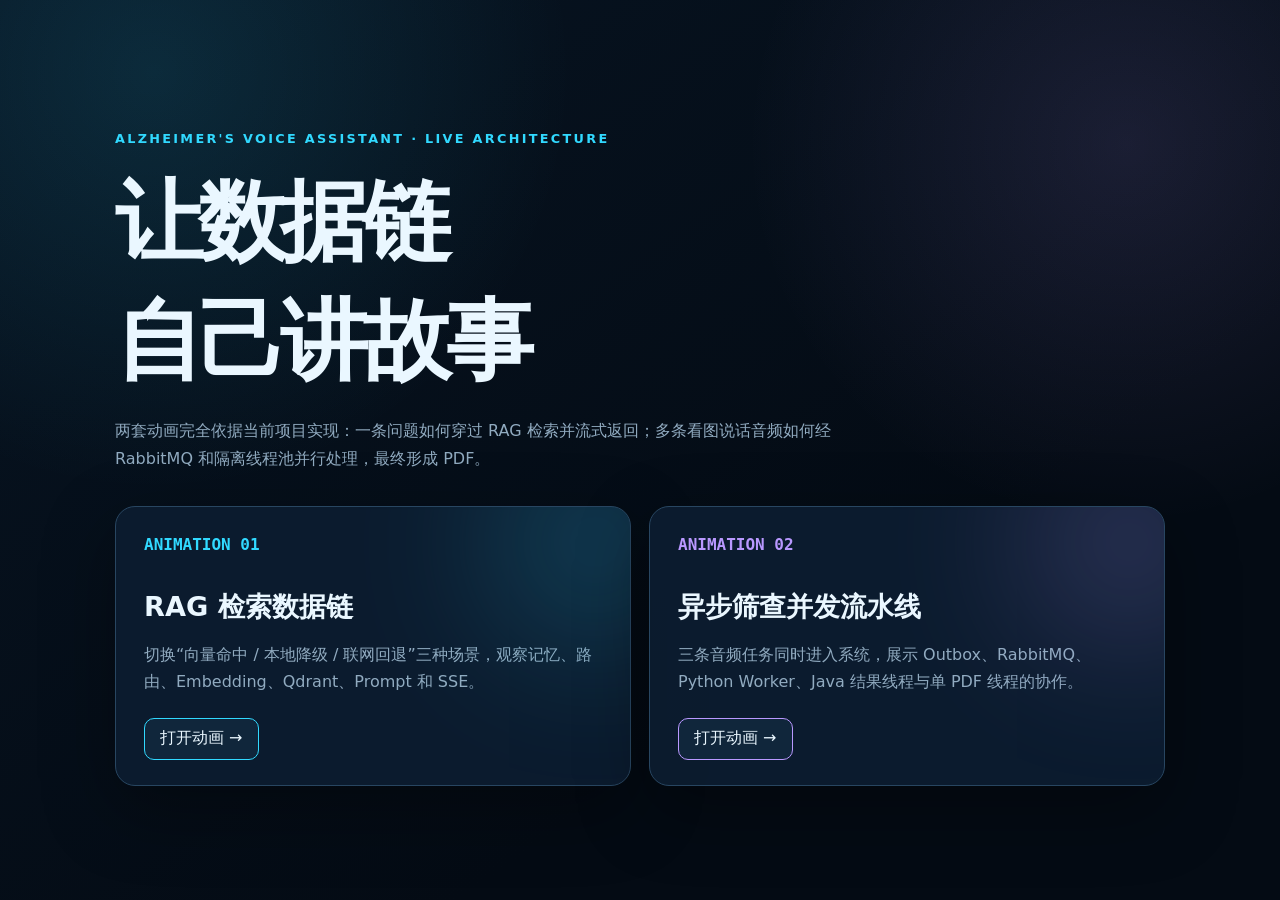
<file: docs/animations/index.html>
<!doctype html>
<html lang="zh-CN">
<head>
  <meta charset="UTF-8">
  <meta name="viewport" content="width=device-width, initial-scale=1">
  <title>忆声陪伴 · 系统数据链动画</title>
  <link rel="stylesheet" href="animation.css">
</head>
<body class="index-page">
  <main class="index-content">
    <p class="eyebrow">ALZHEIMER'S VOICE ASSISTANT · LIVE ARCHITECTURE</p>
    <h1>让数据链<br>自己讲故事</h1>
    <p>两套动画完全依据当前项目实现：一条问题如何穿过 RAG 检索并流式返回；多条看图说话音频如何经 RabbitMQ 和隔离线程池并行处理，最终形成 PDF。</p>
    <div class="nav-grid">
      <article class="nav-card" style="--glow: var(--cyan)">
        <span class="number">ANIMATION 01</span>
        <h2>RAG 检索数据链</h2>
        <p>切换“向量命中 / 本地降级 / 联网回退”三种场景，观察记忆、路由、Embedding、Qdrant、Prompt 和 SSE。</p>
        <a href="rag-retrieval.html">打开动画 →</a>
      </article>
      <article class="nav-card" style="--glow: var(--purple)">
        <span class="number">ANIMATION 02</span>
        <h2>异步筛查并发流水线</h2>
        <p>三条音频任务同时进入系统，展示 Outbox、RabbitMQ、Python Worker、Java 结果线程与单 PDF 线程的协作。</p>
        <a href="async-screening.html">打开动画 →</a>
      </article>
    </div>
  </main>
</body>
</html>
</file>
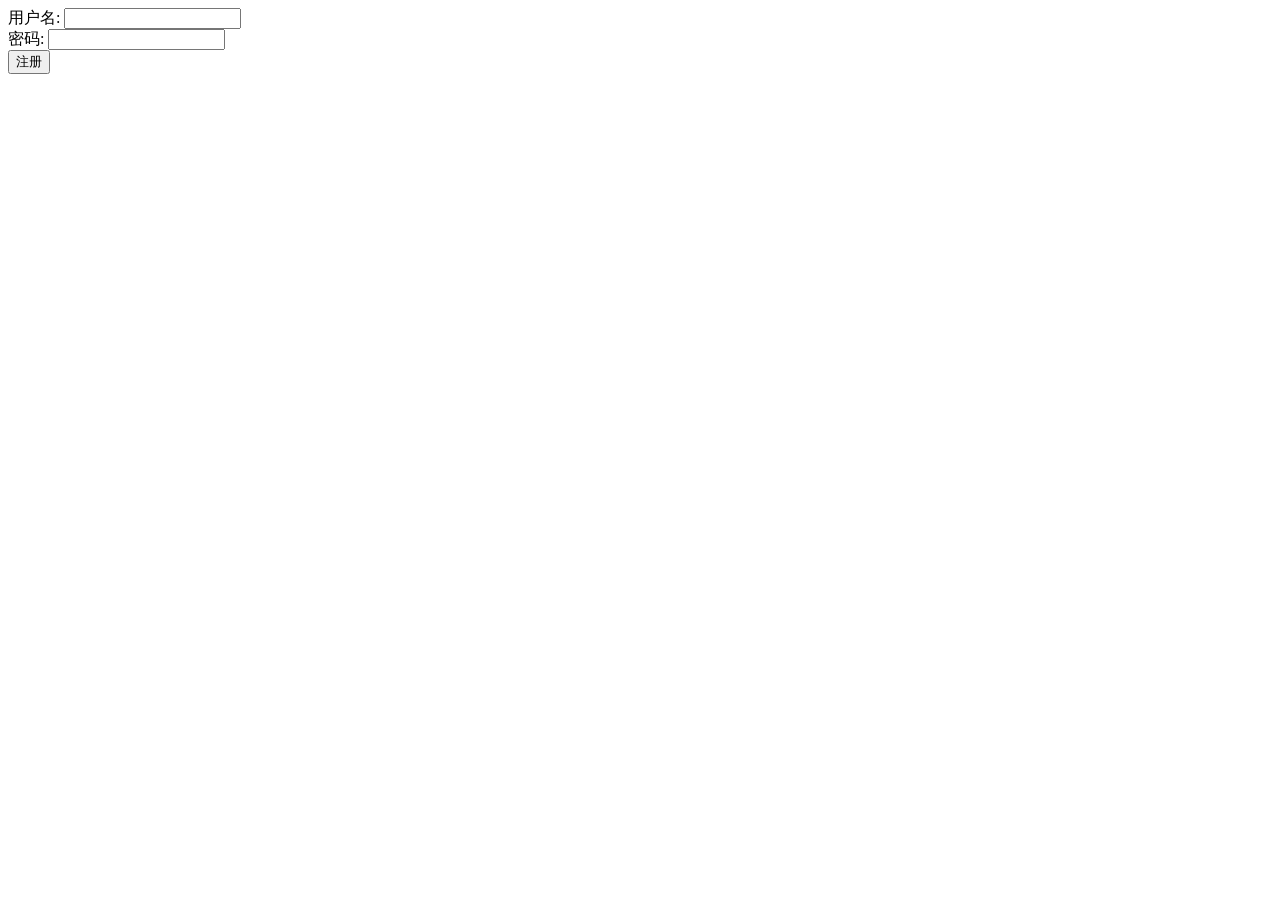
<file: docs/test.html>
<!DOCTYPE html>
<html>
<body>
<form action="http://localhost:8080/user/register" method="post">
    用户名: <input type="text" name="username"><br>
    密码: <input type="text" name="password"><br>
    <input type="submit" value="注册">
</form>
</body>
</html>
</file>
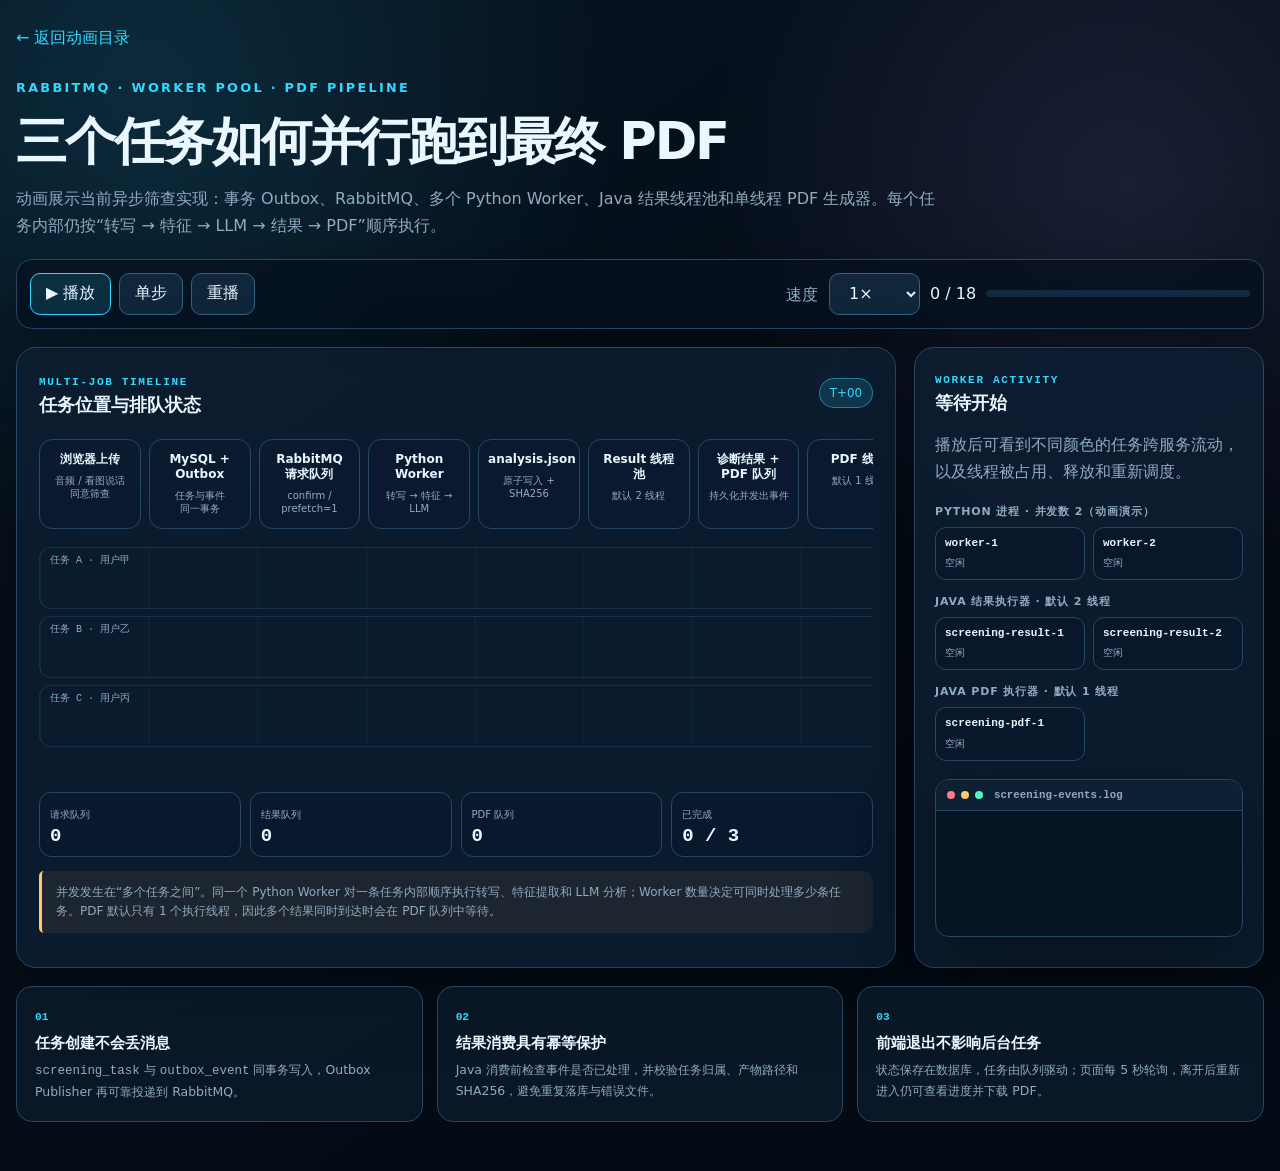
<file: docs/animations/async-screening.html>
<!doctype html>
<html lang="zh-CN">
<head>
  <meta charset="utf-8">
  <meta name="viewport" content="width=device-width, initial-scale=1">
  <title>多线程异步筛查动画</title>
  <link rel="stylesheet" href="animation.css">
</head>
<body>
  <main class="page-shell">
    <header class="hero compact">
      <a class="back-link" href="index.html">← 返回动画目录</a>
      <p class="eyebrow">RABBITMQ · WORKER POOL · PDF PIPELINE</p>
      <h1>三个任务如何并行跑到最终 PDF</h1>
      <p class="hero-copy">动画展示当前异步筛查实现：事务 Outbox、RabbitMQ、多个 Python Worker、Java 结果线程池和单线程 PDF 生成器。每个任务内部仍按“转写 → 特征 → LLM → 结果 → PDF”顺序执行。</p>
    </header>

    <section class="toolbar" aria-label="动画控制器">
      <div class="control-group">
        <button id="playButton" class="primary-button" type="button">▶ 播放</button>
        <button id="stepButton" type="button">单步</button>
        <button id="resetButton" type="button">重播</button>
      </div>
      <label>速度
        <select id="speedSelect">
          <option value="0.7">0.7×</option>
          <option value="1" selected>1×</option>
          <option value="1.6">1.6×</option>
          <option value="2.2">2.2×</option>
        </select>
      </label>
      <div class="progress-wrap" aria-label="动画进度">
        <span id="progressText">0 / 18</span>
        <div class="progress-track"><span id="progressBar"></span></div>
      </div>
    </section>

    <section class="demo-grid">
      <div class="board-card">
        <div class="board-heading">
          <div><span class="section-kicker">MULTI-JOB TIMELINE</span><h2>任务位置与排队状态</h2></div>
          <span id="tickBadge" class="status-pill">T+00</span>
        </div>
        <div class="timeline-scroll">
          <div class="screening-board">
            <div class="stage-row">
              <div id="stage-0" class="stage-cell"><b>浏览器上传</b><small>音频 / 看图说话<br>同意筛查</small></div>
              <div id="stage-1" class="stage-cell"><b>MySQL + Outbox</b><small>任务与事件<br>同一事务</small></div>
              <div id="stage-2" class="stage-cell"><b>RabbitMQ 请求队列</b><small>confirm / prefetch=1</small></div>
              <div id="stage-3" class="stage-cell"><b>Python Worker</b><small>转写 → 特征 → LLM</small></div>
              <div id="stage-4" class="stage-cell"><b>analysis.json</b><small>原子写入 + SHA256</small></div>
              <div id="stage-5" class="stage-cell"><b>Result 线程池</b><small>默认 2 线程</small></div>
              <div id="stage-6" class="stage-cell"><b>诊断结果 + PDF 队列</b><small>持久化并发出事件</small></div>
              <div id="stage-7" class="stage-cell"><b>PDF 线程</b><small>默认 1 线程</small></div>
              <div id="stage-8" class="stage-cell"><b>完成 / 下载</b><small>COMPLETED 100%</small></div>
            </div>
            <div class="lane-labels">
              <div class="job-lane" data-label="任务 A · 用户甲"><div id="task-a" class="task-chip task-a" style="--stage:0">等待进入</div></div>
              <div class="job-lane" data-label="任务 B · 用户乙"><div id="task-b" class="task-chip task-b" style="--stage:0">等待进入</div></div>
              <div class="job-lane" data-label="任务 C · 用户丙"><div id="task-c" class="task-chip task-c" style="--stage:0">等待进入</div></div>
            </div>
          </div>
        </div>
        <div class="metrics-row">
          <div class="metric"><small>请求队列</small><b id="requestCount">0</b></div>
          <div class="metric"><small>结果队列</small><b id="resultCount">0</b></div>
          <div class="metric"><small>PDF 队列</small><b id="pdfCount">0</b></div>
          <div class="metric"><small>已完成</small><b id="completeCount">0 / 3</b></div>
        </div>
        <p class="architecture-note">并发发生在“多个任务之间”。同一个 Python Worker 对一条任务内部顺序执行转写、特征提取和 LLM 分析；Worker 数量决定可同时处理多少条任务。PDF 默认只有 1 个执行线程，因此多个结果同时到达时会在 PDF 队列中等待。</p>
      </div>

      <aside class="inspector-card">
        <span class="section-kicker">WORKER ACTIVITY</span>
        <h2 id="stepTitle">等待开始</h2>
        <p id="stepDetail">播放后可看到不同颜色的任务跨服务流动，以及线程被占用、释放和重新调度。</p>
        <div class="thread-rack">
          <div class="thread-group">
            <h3>Python 进程 · 并发数 2（动画演示）</h3>
            <div class="thread-slots"><div id="python-1" class="thread-slot"><b>worker-1</b><small>空闲</small></div><div id="python-2" class="thread-slot"><b>worker-2</b><small>空闲</small></div></div>
          </div>
          <div class="thread-group">
            <h3>Java 结果执行器 · 默认 2 线程</h3>
            <div class="thread-slots"><div id="result-1" class="thread-slot"><b>screening-result-1</b><small>空闲</small></div><div id="result-2" class="thread-slot"><b>screening-result-2</b><small>空闲</small></div></div>
          </div>
          <div class="thread-group">
            <h3>Java PDF 执行器 · 默认 1 线程</h3>
            <div class="thread-slots"><div id="pdf-1" class="thread-slot"><b>screening-pdf-1</b><small>空闲</small></div></div>
          </div>
        </div>
        <div class="terminal">
          <div class="terminal-bar"><span></span><span></span><span></span><b>screening-events.log</b></div>
          <div id="terminalBody" class="terminal-body" aria-live="polite"></div>
        </div>
      </aside>
    </section>

    <section class="notes-grid">
      <article><span>01</span><h3>任务创建不会丢消息</h3><p><code>screening_task</code> 与 <code>outbox_event</code> 同事务写入，Outbox Publisher 再可靠投递到 RabbitMQ。</p></article>
      <article><span>02</span><h3>结果消费具有幂等保护</h3><p>Java 消费前检查事件是否已处理，并校验任务归属、产物路径和 SHA256，避免重复落库与错误文件。</p></article>
      <article><span>03</span><h3>前端退出不影响后台任务</h3><p>状态保存在数据库，任务由队列驱动；页面每 5 秒轮询，离开后重新进入仍可查看进度并下载 PDF。</p></article>
    </section>
  </main>
  <script src="screening-animation.js"></script>
</body>
</html>
</file>
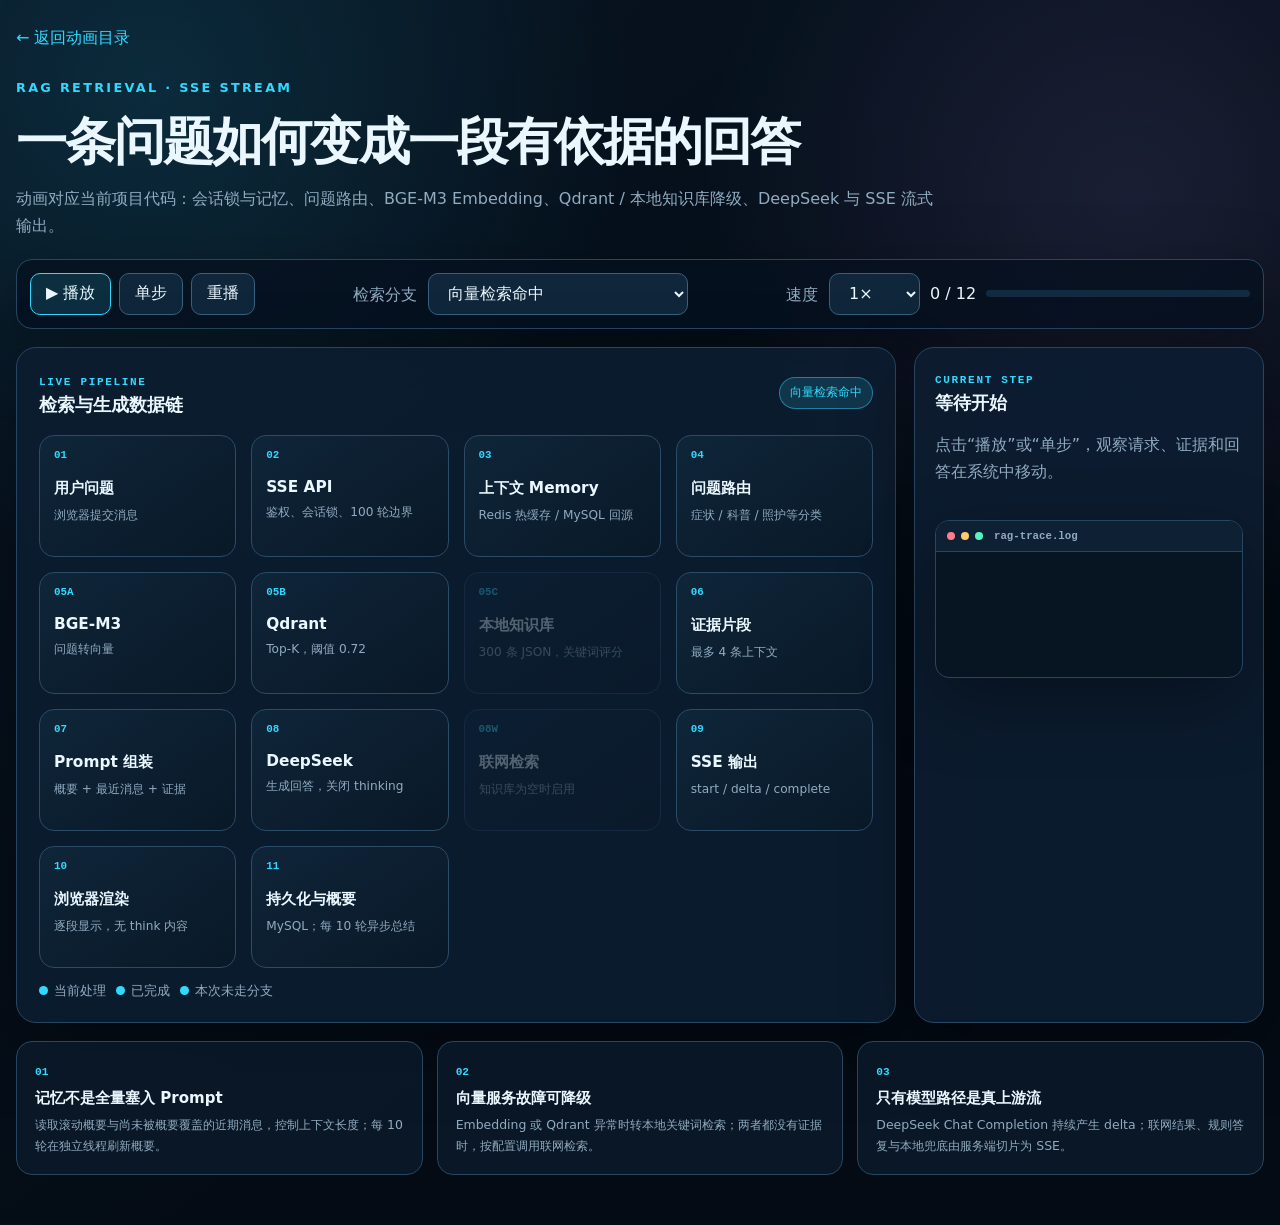
<file: docs/animations/rag-retrieval.html>
<!doctype html>
<html lang="zh-CN">
<head>
  <meta charset="utf-8">
  <meta name="viewport" content="width=device-width, initial-scale=1">
  <title>RAG 检索过程动画</title>
  <link rel="stylesheet" href="animation.css">
</head>
<body>
  <main class="page-shell">
    <header class="hero compact">
      <a class="back-link" href="index.html">← 返回动画目录</a>
      <p class="eyebrow">RAG RETRIEVAL · SSE STREAM</p>
      <h1>一条问题如何变成一段有依据的回答</h1>
      <p class="hero-copy">动画对应当前项目代码：会话锁与记忆、问题路由、BGE-M3 Embedding、Qdrant / 本地知识库降级、DeepSeek 与 SSE 流式输出。</p>
    </header>

    <section class="toolbar" aria-label="动画控制器">
      <div class="control-group">
        <button id="playButton" class="primary-button" type="button">▶ 播放</button>
        <button id="stepButton" type="button">单步</button>
        <button id="resetButton" type="button">重播</button>
      </div>
      <label>检索分支
        <select id="scenarioSelect">
          <option value="vector">向量检索命中</option>
          <option value="fallback">Embedding 失败，本地降级</option>
          <option value="web">知识库无命中，转联网</option>
        </select>
      </label>
      <label>速度
        <select id="speedSelect">
          <option value="0.7">0.7×</option>
          <option value="1" selected>1×</option>
          <option value="1.6">1.6×</option>
          <option value="2.2">2.2×</option>
        </select>
      </label>
      <div class="progress-wrap" aria-label="动画进度">
        <span id="progressText">0 / 12</span>
        <div class="progress-track"><span id="progressBar"></span></div>
      </div>
    </section>

    <section class="demo-grid">
      <div class="board-card">
        <div class="board-heading">
          <div>
            <span class="section-kicker">LIVE PIPELINE</span>
            <h2>检索与生成数据链</h2>
          </div>
          <span id="scenarioBadge" class="status-pill">向量检索命中</span>
        </div>
        <div id="ragBoard" class="flow-board" aria-label="RAG 数据流">
          <div id="rag-user" class="flow-node" style="--x:0;--y:0"><span class="node-index">01</span><b>用户问题</b><small>浏览器提交消息</small></div>
          <div id="rag-api" class="flow-node" style="--x:1;--y:0"><span class="node-index">02</span><b>SSE API</b><small>鉴权、会话锁、100 轮边界</small></div>
          <div id="rag-memory" class="flow-node" style="--x:2;--y:0"><span class="node-index">03</span><b>上下文 Memory</b><small>Redis 热缓存 / MySQL 回源</small></div>
          <div id="rag-router" class="flow-node" style="--x:3;--y:0"><span class="node-index">04</span><b>问题路由</b><small>症状 / 科普 / 照护等分类</small></div>

          <div id="rag-embedding" class="flow-node branch-vector" style="--x:0;--y:1"><span class="node-index">05A</span><b>BGE-M3</b><small>问题转向量</small></div>
          <div id="rag-qdrant" class="flow-node branch-vector" style="--x:1;--y:1"><span class="node-index">05B</span><b>Qdrant</b><small>Top-K，阈值 0.72</small></div>
          <div id="rag-local" class="flow-node branch-local" style="--x:2;--y:1"><span class="node-index">05C</span><b>本地知识库</b><small>300 条 JSON，关键词评分</small></div>
          <div id="rag-docs" class="flow-node" style="--x:3;--y:1"><span class="node-index">06</span><b>证据片段</b><small>最多 4 条上下文</small></div>

          <div id="rag-prompt" class="flow-node" style="--x:0;--y:2"><span class="node-index">07</span><b>Prompt 组装</b><small>概要 + 最近消息 + 证据</small></div>
          <div id="rag-model" class="flow-node" style="--x:1;--y:2"><span class="node-index">08</span><b>DeepSeek</b><small>生成回答，关闭 thinking</small></div>
          <div id="rag-web" class="flow-node branch-web" style="--x:2;--y:2"><span class="node-index">08W</span><b>联网检索</b><small>知识库为空时启用</small></div>
          <div id="rag-stream" class="flow-node" style="--x:3;--y:2"><span class="node-index">09</span><b>SSE 输出</b><small>start / delta / complete</small></div>

          <div id="rag-browser" class="flow-node" style="--x:1;--y:3"><span class="node-index">10</span><b>浏览器渲染</b><small>逐段显示，无 think 内容</small></div>
          <div id="rag-save" class="flow-node" style="--x:2;--y:3"><span class="node-index">11</span><b>持久化与概要</b><small>MySQL；每 10 轮异步总结</small></div>
          <div id="ragPacket" class="data-packet" aria-hidden="true"><span>Q</span></div>
        </div>
        <div class="legend">
          <span><i class="legend-dot active-dot"></i>当前处理</span>
          <span><i class="legend-dot done-dot"></i>已完成</span>
          <span><i class="legend-dot dim-dot"></i>本次未走分支</span>
        </div>
      </div>

      <aside class="inspector-card">
        <span class="section-kicker">CURRENT STEP</span>
        <h2 id="stepTitle">等待开始</h2>
        <p id="stepDetail">点击“播放”或“单步”，观察请求、证据和回答在系统中移动。</p>
        <dl id="dataList" class="data-list"></dl>
        <div class="terminal">
          <div class="terminal-bar"><span></span><span></span><span></span><b>rag-trace.log</b></div>
          <div id="terminalBody" class="terminal-body" aria-live="polite"></div>
        </div>
      </aside>
    </section>

    <section class="notes-grid">
      <article><span>01</span><h3>记忆不是全量塞入 Prompt</h3><p>读取滚动概要与尚未被概要覆盖的近期消息，控制上下文长度；每 10 轮在独立线程刷新概要。</p></article>
      <article><span>02</span><h3>向量服务故障可降级</h3><p>Embedding 或 Qdrant 异常时转本地关键词检索；两者都没有证据时，按配置调用联网检索。</p></article>
      <article><span>03</span><h3>只有模型路径是真上游流</h3><p>DeepSeek Chat Completion 持续产生 delta；联网结果、规则答复与本地兜底由服务端切片为 SSE。</p></article>
    </section>
  </main>
  <script src="rag-animation.js"></script>
</body>
</html>
</file>
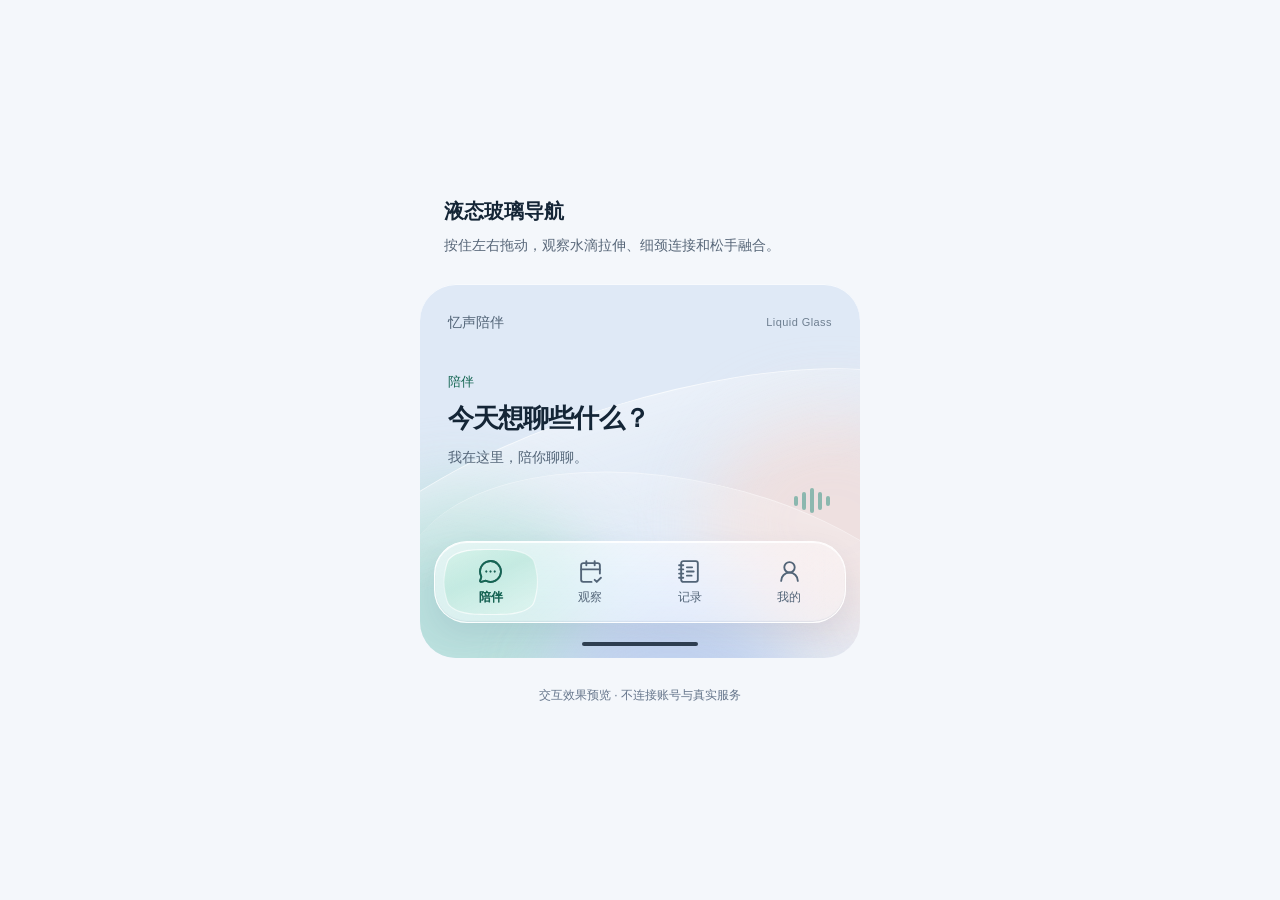
<file: miniprogram/design/liquid-glass-preview.html>
<!doctype html>
<html lang="zh-CN">
<head>
<meta charset="utf-8">
<meta name="viewport" content="width=device-width, initial-scale=1, viewport-fit=cover">
<meta name="color-scheme" content="light dark">
<meta name="theme-color" media="(prefers-color-scheme:light)" content="#f4f7fb">
<meta name="theme-color" media="(prefers-color-scheme:dark)" content="#101923">
<title>小忆 · 动态玻璃导航预览</title>
<style>
html{color-scheme:light dark;-webkit-text-size-adjust:100%}
body{margin:0;min-height:100svh;display:flex;flex-direction:column;align-items:center;justify-content:center;background:light-dark(#f4f7fb,#101923);color:light-dark(#142536,#e7edf8);font-family:-apple-system,BlinkMacSystemFont,"PingFang SC","Microsoft Yahei",sans-serif;padding:24px 12px;box-sizing:border-box}
.preview-intro{max-width:440px;width:100%;padding:0 24px;box-sizing:border-box}
.preview-intro h1{margin:0;font-size:20px;font-weight:600;line-height:1.5}
.preview-intro p{margin:8px 0 0;font-size:14px;line-height:1.6;color:light-dark(#586779,#acbbd0)}
#xiaoyi-liquid-nav{max-width:736px}
.preview-note{margin:0 16px;font-size:12px;line-height:1.5;color:light-dark(#65758b,#a3b1c4)}
</style>
</head>
<body>
<div class="preview-intro"><h1>液态玻璃导航</h1><p>按住左右拖动，观察水滴拉伸、细颈连接和松手融合。</p></div>
<div id="xiaoyi-liquid-nav" class="viz-dotted-background">
  <section class="lg-stage" aria-label="忆声陪伴动态玻璃导航预览">
    <div class="lg-ambient lg-ambient-mint" aria-hidden="true"></div>
    <div class="lg-ambient lg-ambient-peach" aria-hidden="true"></div>
    <div class="lg-ambient lg-ambient-blue" aria-hidden="true"></div>
    <div class="lg-ribbon" aria-hidden="true"></div>
    <div class="lg-ribbon lg-ribbon-second" aria-hidden="true"></div>
    <header class="lg-brand">忆声陪伴<span>Liquid Glass</span></header>
    <div class="lg-copy">
      <div class="lg-section-label">陪伴</div>
      <h2 class="lg-title">今天想聊些什么？</h2>
      <p class="lg-description" aria-live="polite">我在这里，陪你聊聊。</p>
    </div>
    <div class="lg-small-wave" aria-hidden="true"><span></span><span></span><span></span><span></span><span></span></div>
    <nav class="lg-dock" aria-label="底部导航">
      <div class="lg-edge" aria-hidden="true"></div>
      <div class="lg-gleam" aria-hidden="true"></div>
      <div class="lg-lens" aria-hidden="true"></div>
      <svg class="lg-fluid-outline" aria-hidden="true" width="100%" height="68" preserveAspectRatio="none" xmlns="http://www.w3.org/2000/svg">
        <defs><linearGradient id="lg-water-rim" x1="0" y1="0" x2="0.35" y2="1"><stop offset="0" stop-color="white" stop-opacity=".92"/><stop offset=".45" stop-color="white" stop-opacity=".32"/><stop offset="1" stop-color="white" stop-opacity=".68"/></linearGradient><linearGradient id="lg-water-fill" x1="0" y1="0" x2="0.6" y2="1"><stop offset="0" stop-color="#d3f2e8" stop-opacity=".76"/><stop offset=".5" stop-color="#b3e4d6" stop-opacity=".59"/><stop offset="1" stop-color="#d6f2e9" stop-opacity=".54"/></linearGradient></defs>
        <path class="lg-fluid-contour" fill="url(#lg-water-fill)" stroke="url(#lg-water-rim)" stroke-width="1.2" stroke-linejoin="round" />
      </svg>
      <div class="lg-items" role="tablist" aria-label="主要页面">
        <button class="lg-tab" type="button" role="tab" aria-selected="true" aria-label="陪伴"><svg xmlns="http://www.w3.org/2000/svg" width="16" height="16" viewBox="0 0 24 24" fill="none" stroke="currentColor" stroke-width="2" stroke-linecap="round" stroke-linejoin="round" data-lucide="message-circle-more" aria-hidden="true" class="lucide lucide-message-circle-more"><path d="M2.992 16.342a2 2 0 0 1 .094 1.167l-1.065 3.29a1 1 0 0 0 1.236 1.168l3.413-.998a2 2 0 0 1 1.099.092 10 10 0 1 0-4.777-4.719"></path><path d="M8 12h.01"></path><path d="M12 12h.01"></path><path d="M16 12h.01"></path></svg><span>陪伴</span></button>
        <button class="lg-tab" type="button" role="tab" aria-selected="false" aria-label="观察"><svg xmlns="http://www.w3.org/2000/svg" width="16" height="16" viewBox="0 0 24 24" fill="none" stroke="currentColor" stroke-width="2" stroke-linecap="round" stroke-linejoin="round" data-lucide="calendar-check-2" aria-hidden="true" class="lucide lucide-calendar-check-2"><path d="M8 2v4"></path><path d="M16 2v4"></path><path d="M21 14V6a2 2 0 0 0-2-2H5a2 2 0 0 0-2 2v14a2 2 0 0 0 2 2h8"></path><path d="M3 10h18"></path><path d="m16 20 2 2 4-4"></path></svg><span>观察</span></button>
        <button class="lg-tab" type="button" role="tab" aria-selected="false" aria-label="记录"><svg xmlns="http://www.w3.org/2000/svg" width="16" height="16" viewBox="0 0 24 24" fill="none" stroke="currentColor" stroke-width="2" stroke-linecap="round" stroke-linejoin="round" data-lucide="notebook-text" aria-hidden="true" class="lucide lucide-notebook-text"><path d="M2 6h4"></path><path d="M2 10h4"></path><path d="M2 14h4"></path><path d="M2 18h4"></path><rect width="16" height="20" x="4" y="2" rx="2"></rect><path d="M9.5 8h5"></path><path d="M9.5 12H16"></path><path d="M9.5 16H14"></path></svg><span>记录</span></button>
        <button class="lg-tab" type="button" role="tab" aria-selected="false" aria-label="我的"><svg xmlns="http://www.w3.org/2000/svg" width="16" height="16" viewBox="0 0 24 24" fill="none" stroke="currentColor" stroke-width="2" stroke-linecap="round" stroke-linejoin="round" data-lucide="user-round" aria-hidden="true" class="lucide lucide-user-round"><circle cx="12" cy="8" r="5"></circle><path d="M20 21a8 8 0 0 0-16 0"></path></svg><span>我的</span></button>
      </div>
      <div class="lg-active" aria-hidden="true" inert>
        <div class="lg-cell"><svg xmlns="http://www.w3.org/2000/svg" width="16" height="16" viewBox="0 0 24 24" fill="none" stroke="currentColor" stroke-width="2" stroke-linecap="round" stroke-linejoin="round" data-lucide="message-circle-more" aria-hidden="true" class="lucide lucide-message-circle-more"><path d="M2.992 16.342a2 2 0 0 1 .094 1.167l-1.065 3.29a1 1 0 0 0 1.236 1.168l3.413-.998a2 2 0 0 1 1.099.092 10 10 0 1 0-4.777-4.719"></path><path d="M8 12h.01"></path><path d="M12 12h.01"></path><path d="M16 12h.01"></path></svg><span>陪伴</span></div>
        <div class="lg-cell"><svg xmlns="http://www.w3.org/2000/svg" width="16" height="16" viewBox="0 0 24 24" fill="none" stroke="currentColor" stroke-width="2" stroke-linecap="round" stroke-linejoin="round" data-lucide="calendar-check-2" aria-hidden="true" class="lucide lucide-calendar-check-2"><path d="M8 2v4"></path><path d="M16 2v4"></path><path d="M21 14V6a2 2 0 0 0-2-2H5a2 2 0 0 0-2 2v14a2 2 0 0 0 2 2h8"></path><path d="M3 10h18"></path><path d="m16 20 2 2 4-4"></path></svg><span>观察</span></div>
        <div class="lg-cell"><svg xmlns="http://www.w3.org/2000/svg" width="16" height="16" viewBox="0 0 24 24" fill="none" stroke="currentColor" stroke-width="2" stroke-linecap="round" stroke-linejoin="round" data-lucide="notebook-text" aria-hidden="true" class="lucide lucide-notebook-text"><path d="M2 6h4"></path><path d="M2 10h4"></path><path d="M2 14h4"></path><path d="M2 18h4"></path><rect width="16" height="20" x="4" y="2" rx="2"></rect><path d="M9.5 8h5"></path><path d="M9.5 12H16"></path><path d="M9.5 16H14"></path></svg><span>记录</span></div>
        <div class="lg-cell"><svg xmlns="http://www.w3.org/2000/svg" width="16" height="16" viewBox="0 0 24 24" fill="none" stroke="currentColor" stroke-width="2" stroke-linecap="round" stroke-linejoin="round" data-lucide="user-round" aria-hidden="true" class="lucide lucide-user-round"><circle cx="12" cy="8" r="5"></circle><path d="M20 21a8 8 0 0 0-16 0"></path></svg><span>我的</span></div>
      </div>
    </nav>
    <div class="lg-home-indicator" aria-hidden="true"></div>
  </section>
</div>
<style>
#xiaoyi-liquid-nav{width:100%;padding:28px 12px;box-sizing:border-box;overflow:hidden}
#xiaoyi-liquid-nav .lg-stage{
  --lg-ink:light-dark(#142536,#e7edf8);--lg-secondary:light-dark(#526477,#aebdd2);
  --lg-accent:#168773;--lg-active-ink:light-dark(#146653,#95e1c8);
  --lg-frost:light-dark(rgb(255 255 255 / .3),rgb(31 49 72 / .5));
  --lg-edge-color:light-dark(rgb(255 255 255 / .88),rgb(204 226 255 / .3));
  --lg-blur:24px;--lg-fill:.32;
  position:relative;isolation:isolate;max-width:440px;width:100%;height:374px;margin:0 auto;
  border-radius:36px;overflow:hidden;color:var(--lg-ink);background:light-dark(#dfe9f6,#14243b);
  box-shadow:inset 0 1px 0 light-dark(rgb(255 255 255 / .8),rgb(255 255 255 / .09));
  font-family:-apple-system,BlinkMacSystemFont,"PingFang SC","Microsoft Yahei",sans-serif;
  -webkit-tap-highlight-color:transparent;-webkit-text-size-adjust:100%;
}
#xiaoyi-liquid-nav .lg-stage *{box-sizing:border-box}
#xiaoyi-liquid-nav .lg-ambient{position:absolute;pointer-events:none;z-index:-2;filter:blur(34px);border-radius:50%;transition:transform 500ms cubic-bezier(.22,.7,.2,1),opacity 320ms ease}
#xiaoyi-liquid-nav .lg-ambient-mint{width:270px;height:240px;left:-95px;bottom:-70px;background:light-dark(#b1ddd7,#22565c);opacity:.82}
#xiaoyi-liquid-nav .lg-ambient-peach{width:255px;height:230px;right:-100px;bottom:20px;background:light-dark(#f4dcd7,#5c4053);opacity:.7}
#xiaoyi-liquid-nav .lg-ambient-blue{width:250px;height:210px;left:125px;bottom:-145px;background:light-dark(#b9cced,#2c3e6b);opacity:.8}
#xiaoyi-liquid-nav .lg-ribbon{position:absolute;z-index:-1;pointer-events:none;width:660px;height:220px;left:-105px;bottom:37px;border-radius:50%;border-top:1px solid light-dark(rgb(255 255 255 / .65),rgb(210 231 255 / .12));background:linear-gradient(180deg,light-dark(rgb(255 255 255 / .36),rgb(255 255 255 / .07)),transparent 56%);transform:rotate(-17deg)}
#xiaoyi-liquid-nav .lg-ribbon-second{bottom:-133px;left:-25px;width:580px;height:310px;transform:rotate(13deg);opacity:.68}
#xiaoyi-liquid-nav .lg-brand{position:relative;display:flex;align-items:center;justify-content:space-between;gap:12px;margin:28px 28px 0;font-size:14px;font-weight:500;line-height:1.5;color:var(--lg-secondary)}
#xiaoyi-liquid-nav .lg-brand span{font-size:11px;letter-spacing:.04em;opacity:.8}
#xiaoyi-liquid-nav .lg-copy{position:relative;margin:39px 28px 0;min-height:130px}
#xiaoyi-liquid-nav .lg-section-label{font-size:13px;line-height:1.5;font-weight:500;color:var(--lg-active-ink);margin-bottom:9px}
#xiaoyi-liquid-nav .lg-title{margin:0;max-width:100%;font-size:26px;line-height:1.35;font-weight:600;letter-spacing:-.035em;color:var(--lg-ink);text-wrap:balance}
#xiaoyi-liquid-nav .lg-description{font-size:14px;line-height:1.6;color:var(--lg-secondary);margin:10px 0 0;font-weight:400}
#xiaoyi-liquid-nav .lg-small-wave{position:absolute;right:30px;bottom:145px;display:flex;gap:4px;align-items:center;opacity:.45;height:25px;color:var(--lg-accent)}
#xiaoyi-liquid-nav .lg-small-wave span{width:4px;height:10px;border-radius:6px;background:currentColor}
#xiaoyi-liquid-nav .lg-small-wave span:nth-child(2),#xiaoyi-liquid-nav .lg-small-wave span:nth-child(4){height:18px}
#xiaoyi-liquid-nav .lg-small-wave span:nth-child(3){height:25px}
#xiaoyi-liquid-nav .lg-dock{
  position:absolute;left:14px;right:14px;bottom:35px;height:82px;border-radius:33px;
  background:linear-gradient(145deg,light-dark(rgb(255 255 255 / .4),rgb(58 74 98 / .3)),light-dark(rgb(255 255 255 / .14),rgb(31 46 68 / .22))),var(--lg-frost);
  border:1px solid var(--lg-edge-color);box-shadow:0 12px 26px light-dark(rgb(64 87 127 / .10),rgb(0 0 0 / .24)),inset 0 1px 0 light-dark(rgb(255 255 255 / .85),rgb(255 255 255 / .18)),inset 0 -1px 1px light-dark(rgb(101 126 159 / .12),rgb(0 0 0 / .2));
  backdrop-filter:blur(var(--lg-blur)) saturate(1.45);-webkit-backdrop-filter:blur(var(--lg-blur)) saturate(1.45);
  touch-action:pan-y;user-select:none;-webkit-user-select:none;-webkit-touch-callout:none;overflow:visible;
}
#xiaoyi-liquid-nav .lg-edge{position:absolute;inset:-1px;pointer-events:none;border-radius:inherit;background:linear-gradient(135deg,rgb(255 255 255 / .8),transparent 20%,transparent 75%,rgb(255 255 255 / .55));padding:1px;mask:linear-gradient(#fff 0 0) content-box,linear-gradient(#fff 0 0);mask-composite:exclude;-webkit-mask:linear-gradient(#fff 0 0) content-box,linear-gradient(#fff 0 0);-webkit-mask-composite:xor;opacity:.7}
#xiaoyi-liquid-nav .lg-gleam{position:absolute;pointer-events:none;left:0;top:0;width:120px;height:100%;border-radius:inherit;background:radial-gradient(ellipse at 50% 0%,rgb(255 255 255 / .72),transparent 72%);opacity:0;transition:opacity 150ms ease;mix-blend-mode:soft-light}
#xiaoyi-liquid-nav .lg-lens{
  position:absolute;left:6px;top:6px;height:68px;width:calc((100% - 12px)/4 - 4px);border-radius:28px;pointer-events:none;
  background:linear-gradient(140deg,light-dark(rgb(255 255 255 / .52),rgb(194 237 225 / .10)),transparent 45%),linear-gradient(120deg,light-dark(rgb(169 224 209 / .50),rgb(70 139 128 / .29)),light-dark(rgb(211 240 231 / .44),rgb(81 131 124 / .18)));
  border:1px solid light-dark(rgb(255 255 255 / .85),rgb(184 233 220 / .35));
  box-shadow:inset 0 1px 0 light-dark(rgb(255 255 255 / .85),rgb(255 255 255 / .22)),inset 0 -1px 0 rgb(50 124 106 / .08),0 2px 7px light-dark(rgb(54 133 115 / .07),rgb(0 0 0 / .1));
  backdrop-filter:blur(9px) saturate(1.2);-webkit-backdrop-filter:blur(9px) saturate(1.2);transform-origin:center center;
}
#xiaoyi-liquid-nav .lg-lens-rim{position:absolute;pointer-events:none;inset:1px;border-radius:inherit;border-top:1px solid light-dark(rgb(255 255 255 / .7),rgb(255 255 255 / .16));opacity:.8}
#xiaoyi-liquid-nav .lg-items,#xiaoyi-liquid-nav .lg-active{position:absolute;inset:6px;display:grid;grid-template-columns:repeat(4,minmax(0,1fr));align-items:stretch}
#xiaoyi-liquid-nav .lg-tab,#xiaoyi-liquid-nav .lg-cell{display:flex;flex-direction:column;align-items:center;justify-content:center;gap:5px;min-width:0;border:0;background:transparent;border-radius:28px;padding:6px 0;margin:0;font-family:inherit;font-size:12px;font-weight:500;line-height:1.4;letter-spacing:0;color:var(--lg-secondary)}
#xiaoyi-liquid-nav .lg-tab{cursor:pointer;touch-action:pan-y;min-height:44px}
#xiaoyi-liquid-nav .lg-tab svg,#xiaoyi-liquid-nav .lg-cell svg{width:25px;height:25px;stroke-width:1.8;flex:none}
#xiaoyi-liquid-nav .lg-tab i,#xiaoyi-liquid-nav .lg-cell i{display:block;width:25px;height:25px}
#xiaoyi-liquid-nav .lg-active{pointer-events:none;color:var(--lg-active-ink);clip-path:inset(0 75% 0 0 round 27px)}
#xiaoyi-liquid-nav .lg-cell{color:inherit;font-weight:600}
#xiaoyi-liquid-nav .lg-tab[data-pressed="true"],#xiaoyi-liquid-nav .lg-cell[data-pressed="true"]{transform:scale(.96)}
#xiaoyi-liquid-nav .lg-tab:focus-visible{outline:2px solid var(--lg-active-ink);outline-offset:-5px}
#xiaoyi-liquid-nav .lg-home-indicator{position:absolute;left:50%;bottom:12px;transform:translateX(-50%);width:116px;height:4px;border-radius:8px;background:var(--lg-ink);opacity:.85}
@media(hover:hover) and (pointer:fine){#xiaoyi-liquid-nav .lg-tab:hover{background:light-dark(rgb(255 255 255 / .14),rgb(255 255 255 / .035))}}
@media(max-width:380px){#xiaoyi-liquid-nav{padding:18px 0}#xiaoyi-liquid-nav .lg-stage{height:366px;border-radius:29px}#xiaoyi-liquid-nav .lg-brand{margin-left:22px;margin-right:22px}#xiaoyi-liquid-nav .lg-copy{margin-left:22px;margin-right:22px}#xiaoyi-liquid-nav .lg-title{font-size:24px}#xiaoyi-liquid-nav .lg-dock{left:9px;right:9px}}
@media(prefers-reduced-motion:reduce){#xiaoyi-liquid-nav .lg-ambient,#xiaoyi-liquid-nav .lg-gleam{transition:none}}
@media(prefers-reduced-transparency:reduce){#xiaoyi-liquid-nav .lg-dock{background:light-dark(#edf4f8,#20334a);backdrop-filter:none;-webkit-backdrop-filter:none}#xiaoyi-liquid-nav .lg-lens{background:light-dark(#d4eae3,#365f5b);backdrop-filter:none;-webkit-backdrop-filter:none}}
@media(prefers-contrast:more){#xiaoyi-liquid-nav .lg-dock{background:light-dark(#edf4f8,#20334a);border-color:var(--lg-secondary)}#xiaoyi-liquid-nav .lg-stage{--lg-secondary:light-dark(#3e5062,#cbd7e5)}}

/* One shared glass surface is clipped to the moving liquid outline. */
#xiaoyi-liquid-nav .lg-lens{width:calc(100% - 12px)!important;border:0!important;border-radius:0!important;box-shadow:none!important;transform:none!important;backdrop-filter:blur(10px) saturate(1.28);-webkit-backdrop-filter:blur(10px) saturate(1.28);background:linear-gradient(155deg,light-dark(rgb(255 255 255 / .6),rgb(213 250 239 / .12)),transparent 45%),linear-gradient(110deg,light-dark(rgb(168 224 207 / .59),rgb(70 142 127 / .36)),light-dark(rgb(214 242 233 / .58),rgb(85 148 136 / .28)))}
#xiaoyi-liquid-nav .lg-fluid-outline{position:absolute;left:6px;right:6px;top:6px;width:calc(100% - 12px);height:68px;pointer-events:none;overflow:visible;filter:drop-shadow(0 1px 2px light-dark(rgb(50 110 96 / .08),rgb(0 0 0 / .2)))}
#xiaoyi-liquid-nav .lg-active{clip-path:inset(0 75% 0 0 round 27px)}
/* Keep blur on the stationary dock; the deforming surface is one SVG path. */
#xiaoyi-liquid-nav .lg-lens{display:none}
#xiaoyi-liquid-nav .lg-fluid-outline{filter:none}
@media(prefers-reduced-transparency:reduce){#xiaoyi-liquid-nav .lg-lens{background:light-dark(#d4eae3,#365f5b);backdrop-filter:none;-webkit-backdrop-filter:none}}
</style>
<script>
(() => {
  const root = document.getElementById('xiaoyi-liquid-nav');
  if (!root) return;
  const stage = root.querySelector('.lg-stage');
  const dock = root.querySelector('.lg-dock');
  const items = root.querySelector('.lg-items');
  const lens = root.querySelector('.lg-lens');
  const outline = root.querySelector('.lg-fluid-outline');
  const contour = root.querySelector('.lg-fluid-contour');
  const overlay = root.querySelector('.lg-active');
  const gleam = root.querySelector('.lg-gleam');
  const buttons = [...root.querySelectorAll('.lg-tab')];
  const cells = [...root.querySelectorAll('.lg-cell')];
  const title = root.querySelector('.lg-title');
  const section = root.querySelector('.lg-section-label');
  const description = root.querySelector('.lg-description');
  const ambient = ['mint', 'peach', 'blue'].map(name => root.querySelector('.lg-ambient-' + name));
  const pages = [
    { label: '陪伴', title: '今天想聊些什么？', description: '我在这里，陪你聊聊。' },
    { label: '观察', title: '从一张图片开始', description: '慢慢说，不着急。' },
    { label: '记录', title: '每一次，都记得', description: '记录点滴，关注变化。' },
    { label: '我的', title: '把陪伴调成喜欢的样子', description: '你的偏好，都在这里。' }
  ];
  const reduced = matchMedia('(prefers-reduced-motion: reduce)');
  const options = { opacity: .32, blur: 24, response: 240, reducedMotion: false };
  const clamp = (n, low, high) => Math.min(high, Math.max(low, n));
  const reducedMotion = () => reduced.matches || options.reducedMotion;
  let selected = 0, slot = 1, width = 1;
  let x = 0, velocity = 0, target = 0, tail = 0, tailVelocity = 0;
  let pressure = 0, pressureVelocity = 0, pressureTarget = 0;
  let gesture = null, raf = 0, previousTime = 0, ignoreClickUntil = 0;

  // One continuous, closed organic contour. The head follows the pointer;
  // the smaller trailing lobe catches up through its own damped spring.
  function makeContour() {
    const rx = Math.max(12, (slot - 4) / 2), ry = 32.5;
    const gap = reducedMotion() ? 0 : Math.abs(x - tail);
    const amount = clamp(gap / (slot * 1.25), 0, 1);
    const speed = reducedMotion() ? 0 : clamp(Math.abs(velocity) / 1500, 0, 1);
    const headRX = Math.min(slot / 2 - .7, rx * (1 + pressure * .025 + speed * .04));
    const headRY = ry * (1 - pressure * .055 - speed * .025);
    const tailRX = rx * (1 - .42 * amount);
    const tailRY = ry * (1 - .43 * amount);
    const headCX = clamp(x + slot / 2, headRX + .5, width - headRX - .5);
    const tailCX = reducedMotion() ? headCX : clamp(tail + slot / 2, tailRX + .5, width - tailRX - .5);
    const distance = Math.abs(headCX - tailCX);
    const leftLobe = headCX <= tailCX ? { cx: headCX, rx: headRX, ry: headRY } : { cx: tailCX, rx: tailRX, ry: tailRY };
    const rightLobe = headCX <= tailCX ? { cx: tailCX, rx: tailRX, ry: tailRY } : { cx: headCX, rx: headRX, ry: headRY };
    const start = Math.min(headCX - headRX, tailCX - tailRX);
    const end = Math.max(headCX + headRX, tailCX + tailRX);
    const steps = Math.max(24, Math.min(48, Math.ceil((end - start) / 4.5)));
    const top = [], bottom = [];
    const envelope = (p, lobe) => {
      const u = Math.abs((p - lobe.cx) / lobe.rx);
      return u >= 1 ? 0 : lobe.ry * Math.pow(1 - Math.pow(u, 3.15), 1 / 3.15);
    };
    const smoothMax = (a, b, k) => Math.max(a, b) + Math.pow(Math.max(k - Math.abs(a - b), 0), 2) / (4 * k);
    for (let i = 0; i <= steps; i++) {
      const px = start + (end - start) * i / steps;
      let half, centerY = 34;
      if (distance < 1) {
        half = envelope(px, { cx: headCX, rx: headRX, ry: headRY });
      } else {
        half = Math.max(envelope(px, leftLobe), envelope(px, rightLobe));
        if (px > leftLobe.cx && px < rightLobe.cx) {
          const t = (px - leftLobe.cx) / distance;
          const base = leftLobe.ry + (rightLobe.ry - leftLobe.ry) * t;
          const pinch = clamp(distance / (leftLobe.rx + rightLobe.rx) * .88, 0, .88);
          const bridge = Math.max(3.8, base * (1 - pinch * Math.pow(Math.sin(Math.PI * t), .65)));
          half = smoothMax(half, bridge, 2.2);
          centerY += Math.sin(Math.PI * t) * amount * Math.sign(velocity) * 1.5;
        }
      }
      if (i === 0 || i === steps) half = 0;
      half = Math.min(half, 32.8);
      top.push([px, centerY - half]); bottom.push([px, centerY + half]);
    }
    const points = top.concat(bottom.reverse().slice(1, -1));
    const mid = (a, b) => [(a[0] + b[0]) / 2, (a[1] + b[1]) / 2];
    const number = n => Math.round(n * 100) / 100;
    const first = mid(points[points.length - 1], points[0]);
    let d = `M${number(first[0])} ${number(first[1])}`;
    for (let i = 0; i < points.length; i++) {
      const p = points[i], next = mid(p, points[(i + 1) % points.length]);
      d += `Q${number(p[0])} ${number(p[1])} ${number(next[0])} ${number(next[1])}`;
    }
    return { d: d + 'Z', gap, left: start, right: end };
  }

  function draw() {
    const shape = makeContour();
    const clip = `path("${shape.d}")`;
    overlay.style.clipPath = clip;
    contour.setAttribute('d', shape.d);
    lens.dataset.gap = shape.gap.toFixed(2);
    lens.dataset.head = x.toFixed(2);
    lens.dataset.tail = tail.toFixed(2);
  }

  function tick(time) {
    const dt = Math.min((time - (previousTime || time - 16)) / 1000, .16);
    previousTime = time;
    const steps = Math.max(1, Math.ceil(dt / .008)), h = dt / steps;
    const k = 800 * Math.pow(240 / options.response, 2);
    for (let i = 0; i < steps; i++) {
      if (!gesture || !gesture.dragging) {
        velocity += ((target - x) * k - 2 * Math.sqrt(k) * velocity) * h;
        x += velocity * h;
      } else if (time - gesture.lastTime > 45) velocity *= Math.exp(-h * 18);
      tailVelocity += ((x - tail) * 200 - 28.3 * tailVelocity) * h;
      tail += tailVelocity * h;
      pressureVelocity += ((pressureTarget - pressure) * 1000 - 64 * pressureVelocity) * h;
      pressure += pressureVelocity * h;
    }
    draw();
    const headMoving = (!gesture || !gesture.dragging) && (Math.abs(target - x) > .04 || Math.abs(velocity) > .4);
    const tailMoving = Math.abs(x - tail) > .09 || Math.abs(tailVelocity) > .5;
    const pressMoving = Math.abs(pressureTarget - pressure) > .002 || Math.abs(pressureVelocity) > .01;
    const dragMoving = gesture && gesture.dragging && Math.abs(velocity) > .5;
    if (headMoving || tailMoving || pressMoving || dragMoving) raf = requestAnimationFrame(tick);
    else {
      if (!gesture || !gesture.dragging) x = target;
      tail = x; velocity = tailVelocity = 0; pressure = pressureTarget;
      draw(); raf = 0; previousTime = 0;
    }
  }

  function animate() {
    if (reducedMotion()) {
      if (!gesture || !gesture.dragging) x = target;
      tail = x; velocity = tailVelocity = 0; pressure = pressureTarget; draw(); return;
    }
    if (!raf) { previousTime = 0; raf = requestAnimationFrame(tick); }
  }

  function geometry() {
    width = items.getBoundingClientRect().width; slot = width / 4;
    outline.setAttribute('viewBox', `0 0 ${width} 68`);
    x = target = tail = selected * slot; velocity = tailVelocity = 0; draw();
  }

  function content(instant = false) {
    const page = pages[selected];
    section.textContent = page.label; title.textContent = page.title; description.textContent = page.description;
    buttons.forEach((b, i) => b.setAttribute('aria-selected', String(i === selected)));
    ambient.forEach(el => el.style.transition = instant || reducedMotion() ? 'none' : '');
    ambient[0].style.transform = `translate(${selected * 47}px,${-selected * 18}px)`;
    ambient[1].style.transform = `translate(${-selected * 26}px,${selected % 2 ? 68 : 0}px)`;
    ambient[2].style.transform = `translate(${-selected * 34}px,${-selected * 29}px)`;
  }

  function select(index, animated = true) {
    if (index < 0 || index > 3) return;
    selected = index; target = index * slot; content(!animated);
    if (animated && !reducedMotion()) animate();
    else {
      if (raf) cancelAnimationFrame(raf); raf = 0;
      x = tail = target; velocity = tailVelocity = 0; pressure = pressureTarget; draw();
    }
  }

  function point(event) {
    const rect = dock.getBoundingClientRect();
    gleam.style.transform = `translate3d(${clamp(event.clientX - rect.left, 0, rect.width) - 60}px,0,0)`;
  }
  function pressed(index, on) {
    buttons.forEach((b, i) => b.dataset.pressed = String(on && i === index));
    cells.forEach((c, i) => c.dataset.pressed = String(on && i === index));
    pressureTarget = on ? 1 : 0; gleam.style.opacity = on ? '.85' : '0'; animate();
  }

  dock.addEventListener('pointerdown', event => {
    const button = event.target.closest('.lg-tab');
    if (!button || gesture || !event.isPrimary || event.button !== 0) return;
    const index = buttons.indexOf(button);
    gesture = { id: event.pointerId, index, startX: event.clientX, lastX: event.clientX, lastTime: performance.now(), anchor: x, dragging: false, v: 0 };
    dock.setPointerCapture(event.pointerId); point(event); target = index * slot; pressed(index, true);
  });
  dock.addEventListener('pointermove', event => {
    if (!gesture) { if (event.pointerType === 'mouse') point(event); return; }
    if (event.pointerId !== gesture.id) return;
    const dx = event.clientX - gesture.startX, now = performance.now();
    if (!gesture.dragging && Math.abs(dx) > 6) { gesture.dragging = true; gesture.anchor = x - dx; }
    if (gesture.dragging) {
      const raw = gesture.anchor + dx, max = slot * 3;
      x = raw < 0 ? -24 * (1 - Math.exp(raw / 70)) : raw > max ? max + 24 * (1 - Math.exp(-(raw - max) / 70)) : raw;
      gesture.v = clamp((event.clientX - gesture.lastX) / Math.max((now - gesture.lastTime) / 1000, .008), -1600, 1600);
      velocity = gesture.v; point(event); draw(); animate();
    }
    gesture.lastX = event.clientX; gesture.lastTime = now;
  });

  function release(event, cancel = false) {
    if (!gesture || event.pointerId !== gesture.id) return;
    const finished = gesture; gesture = null;
    if (dock.hasPointerCapture(event.pointerId)) dock.releasePointerCapture(event.pointerId);
    velocity = finished.v * Math.exp(-(performance.now() - finished.lastTime) / 90);
    pressed(finished.index, false); ignoreClickUntil = performance.now() + 400;
    const rect = items.getBoundingClientRect();
    if (cancel || event.clientY < rect.top - 32 || event.clientY > rect.bottom + 32) {
      target = selected * slot; animate(); return;
    }
    const projected = event.clientX - rect.left + (finished.dragging ? velocity * .025 : 0);
    select(finished.dragging ? clamp(Math.floor(projected / slot), 0, 3) : finished.index, true);
  }
  dock.addEventListener('pointerup', event => release(event));
  dock.addEventListener('pointercancel', event => release(event, true));
  dock.addEventListener('lostpointercapture', event => { if (gesture) release(event, true); });
  dock.addEventListener('pointerleave', () => { if (!gesture) gleam.style.opacity = '0'; });
  dock.addEventListener('click', event => {
    const button = event.target.closest('.lg-tab'); if (!button) return;
    if (event.detail === 0) select(buttons.indexOf(button), false);
    else if (performance.now() > ignoreClickUntil) select(buttons.indexOf(button), true);
  });
  dock.addEventListener('keydown', event => {
    if (!['ArrowLeft', 'ArrowRight', 'Home', 'End'].includes(event.key)) return;
    event.preventDefault();
    const next = event.key === 'Home' ? 0 : event.key === 'End' ? 3 : clamp(selected + (event.key === 'ArrowRight' ? 1 : -1), 0, 3);
    select(next, false); buttons[next].focus();
  });
  geometry(); content(true); new ResizeObserver(geometry).observe(items);
  reduced.addEventListener('change', () => select(selected, false));
  document.addEventListener('visibilitychange', () => {
    if (!document.hidden) return;
    if (gesture && dock.hasPointerCapture(gesture.id)) dock.releasePointerCapture(gesture.id);
    gesture = null; pressureTarget = 0;
    buttons.forEach(b => b.dataset.pressed = 'false'); cells.forEach(c => c.dataset.pressed = 'false');
    gleam.style.opacity = '0'; select(selected, false);
  });
})();

</script>

<p class="preview-note">交互效果预览 · 不连接账号与真实服务</p>
</body>
</html>
</file>
<file: docs/animations/animation.css>
:root {
  --bg: #06111f;
  --panel: rgba(12, 29, 48, .92);
  --panel-soft: rgba(18, 40, 63, .72);
  --line: #284661;
  --text: #eaf7ff;
  --muted: #91abc0;
  --cyan: #31d9ff;
  --cyan-soft: rgba(49, 217, 255, .14);
  --mint: #57f2bd;
  --amber: #ffca69;
  --purple: #b998ff;
  --danger: #ff7c8f;
  --shadow: 0 24px 70px rgba(0, 0, 0, .34);
  font-family: "Microsoft YaHei", "PingFang SC", Inter, system-ui, sans-serif;
  color: var(--text);
  background: var(--bg);
}

* { box-sizing: border-box; }
html { min-height: 100%; background: var(--bg); }
body {
  margin: 0;
  min-height: 100vh;
  background:
    radial-gradient(circle at 12% 8%, rgba(49, 217, 255, .12), transparent 30%),
    radial-gradient(circle at 88% 16%, rgba(185, 152, 255, .12), transparent 28%),
    linear-gradient(145deg, #071422, #040b14 68%);
}

button, select { font: inherit; }
button { cursor: pointer; }
button:focus-visible, select:focus-visible, a:focus-visible {
  outline: 3px solid rgba(49, 217, 255, .55);
  outline-offset: 3px;
}

.demo-shell { width: min(1460px, calc(100% - 32px)); margin: 0 auto; padding: 28px 0 50px; }
.demo-header { display: flex; align-items: flex-end; justify-content: space-between; gap: 24px; margin-bottom: 20px; }
.demo-header h1 { margin: 5px 0 8px; font-size: clamp(1.7rem, 4vw, 3.3rem); letter-spacing: -.04em; }
.demo-header p { margin: 0; color: var(--muted); line-height: 1.7; max-width: 880px; }
.eyebrow { color: var(--cyan) !important; font-size: .8rem; font-weight: 900; letter-spacing: .18em; text-transform: uppercase; }
.back-link { color: var(--cyan); text-decoration: none; white-space: nowrap; }

.toolbar {
  display: flex; flex-wrap: wrap; align-items: center; gap: 10px;
  padding: 13px; margin-bottom: 18px; border: 1px solid var(--line);
  border-radius: 16px; background: rgba(6, 17, 31, .82); box-shadow: var(--shadow);
}
.toolbar button, .toolbar select, .nav-card a {
  min-height: 42px; padding: 9px 15px; border: 1px solid #37617f; border-radius: 10px;
  color: var(--text); background: #10263b;
}
.toolbar button:hover, .toolbar button.active { border-color: var(--cyan); background: var(--cyan-soft); }
.toolbar label { color: var(--muted); margin-left: auto; }
.toolbar select { margin-left: 6px; }
.progress-wrap { display: flex; align-items: center; gap: 10px; min-width: min(320px, 100%); }
.progress-track { flex: 1; height: 7px; overflow: hidden; border-radius: 999px; background: #132b41; }
.progress-bar { width: 0; height: 100%; border-radius: inherit; background: linear-gradient(90deg, var(--cyan), var(--mint)); transition: width .3s ease; }
.step-counter { color: var(--muted); font-variant-numeric: tabular-nums; white-space: nowrap; }

.demo-grid { display: grid; grid-template-columns: minmax(0, 1fr) 350px; gap: 18px; }
.board, .inspector, .terminal, .nav-card {
  border: 1px solid var(--line); border-radius: 20px; background: var(--panel); box-shadow: var(--shadow);
}
.board { position: relative; min-height: 690px; padding: 22px; overflow: hidden; }
.board::before {
  content: ""; position: absolute; inset: 0; pointer-events: none; opacity: .18;
  background-image: linear-gradient(var(--line) 1px, transparent 1px), linear-gradient(90deg, var(--line) 1px, transparent 1px);
  background-size: 32px 32px;
}
.inspector { padding: 20px; }
.inspector h2, .terminal h2 { margin: 0 0 12px; font-size: 1rem; color: var(--cyan); letter-spacing: .06em; }
.inspector h3 { margin: 8px 0 10px; font-size: 1.2rem; }
.inspector p { color: var(--muted); line-height: 1.75; }
.inspector dl { display: grid; gap: 8px; margin: 16px 0; }
.inspector dl > div { display: grid; grid-template-columns: 110px 1fr; gap: 8px; padding: 9px 0; border-bottom: 1px solid rgba(40, 70, 97, .7); }
.inspector dt { color: var(--muted); }
.inspector dd { margin: 0; font-family: Consolas, monospace; overflow-wrap: anywhere; }
.callout { padding: 13px; border-left: 3px solid var(--amber); border-radius: 9px; color: #ffe6b2; background: rgba(255, 202, 105, .1); line-height: 1.65; }
.legend { display: flex; flex-wrap: wrap; gap: 10px; margin-top: 14px; color: var(--muted); font-size: .84rem; }
.legend span::before { content: ""; display: inline-block; width: 9px; height: 9px; margin-right: 6px; border-radius: 50%; background: var(--dot, var(--cyan)); }

.flow-board { position: relative; z-index: 1; display: grid; grid-template-columns: repeat(4, minmax(145px, 1fr)); gap: 15px; }
.flow-node {
  position: relative; min-height: 122px; padding: 14px; border: 1px solid #2b4b66; border-radius: 15px;
  background: linear-gradient(145deg, rgba(15, 37, 57, .98), rgba(9, 24, 39, .98));
  transition: border-color .35s ease, transform .35s ease, box-shadow .35s ease, opacity .35s ease;
}
.flow-node::after { content: attr(data-index); position: absolute; right: 11px; top: 9px; color: #49657b; font: 700 .72rem Consolas, monospace; }
.flow-node .icon { display: grid; place-items: center; width: 34px; height: 34px; margin-bottom: 10px; border-radius: 10px; color: #04121d; background: var(--node-color, var(--cyan)); font-weight: 950; }
.flow-node h3 { margin: 0 0 5px; font-size: 1rem; }
.flow-node p { margin: 0; color: var(--muted); font-size: .82rem; line-height: 1.55; }
.flow-node.active { border-color: var(--node-color, var(--cyan)); transform: translateY(-4px); box-shadow: 0 0 0 1px var(--node-color, var(--cyan)), 0 0 28px color-mix(in srgb, var(--node-color, var(--cyan)) 28%, transparent); }
.flow-node.complete { border-color: rgba(87, 242, 189, .48); }
.flow-node.dim { opacity: .32; }
.flow-node.branch { border-style: dashed; }
.flow-node[data-tone="mint"] { --node-color: var(--mint); }
.flow-node[data-tone="amber"] { --node-color: var(--amber); }
.flow-node[data-tone="purple"] { --node-color: var(--purple); }
.flow-node[data-tone="danger"] { --node-color: var(--danger); }
.data-packet {
  position: absolute; z-index: 8; width: 19px; height: 19px; left: 0; top: 0; border: 3px solid #dffaff;
  border-radius: 50%; background: var(--cyan); box-shadow: 0 0 9px var(--cyan), 0 0 28px var(--cyan);
  transform: translate(-100px, -100px); transition: transform var(--packet-duration, .65s) cubic-bezier(.2,.8,.2,1), background .25s ease;
  pointer-events: none;
}
.data-packet::after { content: ""; position: absolute; inset: 4px; border-radius: 50%; background: white; }

.terminal { margin-top: 18px; padding: 17px 19px; }
.terminal-output { min-height: 100px; max-height: 180px; overflow: auto; margin: 0; color: #bcecff; font: .85rem/1.65 Consolas, monospace; white-space: pre-wrap; }
.terminal-output .time { color: #54748c; }
.terminal-output .ok { color: var(--mint); }
.terminal-output .warn { color: var(--amber); }

.index-page { display: grid; place-items: center; min-height: 100vh; padding: 30px; }
.index-content { width: min(1050px, 100%); }
.index-content h1 { font-size: clamp(2.1rem, 7vw, 5.5rem); letter-spacing: -.06em; margin: 8px 0 15px; }
.index-content > p { color: var(--muted); max-width: 760px; line-height: 1.8; }
.nav-grid { display: grid; grid-template-columns: repeat(2, 1fr); gap: 18px; margin-top: 32px; }
.nav-card { position: relative; overflow: hidden; padding: 28px; min-height: 280px; }
.nav-card::before { content: ""; position: absolute; width: 190px; height: 190px; right: -60px; top: -60px; border-radius: 50%; background: var(--glow, var(--cyan)); filter: blur(80px); opacity: .25; }
.nav-card .number { color: var(--glow, var(--cyan)); font: 800 1rem Consolas, monospace; }
.nav-card h2 { margin: 35px 0 10px; font-size: 1.7rem; }
.nav-card p { color: var(--muted); line-height: 1.7; }
.nav-card a { position: absolute; left: 28px; bottom: 25px; text-decoration: none; border-color: var(--glow, var(--cyan)); }

@media (max-width: 1050px) {
  .demo-grid { grid-template-columns: 1fr; }
  .board { min-height: auto; }
  .flow-board { grid-template-columns: repeat(3, 1fr); }
}
@media (max-width: 720px) {
  .demo-shell { width: min(100% - 18px, 1460px); padding-top: 16px; }
  .demo-header { align-items: flex-start; flex-direction: column; }
  .toolbar label { margin-left: 0; }
  .progress-wrap { order: 3; width: 100%; }
  .flow-board { grid-template-columns: repeat(2, 1fr); }
  .flow-node { min-height: 112px; }
  .nav-grid { grid-template-columns: 1fr; }
}
@media (max-width: 470px) { .flow-board { grid-template-columns: 1fr; } }
@media (prefers-reduced-motion: reduce) {
  *, *::before, *::after { animation-duration: .01ms !important; transition-duration: .01ms !important; }
}

/* Shared layout used by the two self-contained animation pages. */
.page-shell { width: min(1460px, calc(100% - 32px)); margin: 0 auto; padding: 28px 0 50px; }
.hero { margin-bottom: 20px; }
.hero h1 { margin: 5px 0 8px; font-size: clamp(1.7rem, 4vw, 3.3rem); letter-spacing: -.04em; }
.hero-copy { max-width: 920px; margin: 0; color: var(--muted); line-height: 1.7; }
.hero .back-link { display: inline-block; margin-bottom: 18px; }
.control-group { display: flex; gap: 8px; }
.primary-button { border-color: var(--cyan) !important; background: var(--cyan-soft) !important; }
.progress-track > span { display: block; width: 0; height: 100%; border-radius: inherit; background: linear-gradient(90deg, var(--cyan), var(--mint)); transition: width .3s ease; }
.board-card, .inspector-card { border: 1px solid var(--line); border-radius: 20px; background: var(--panel); box-shadow: var(--shadow); }
.board-card { min-width: 0; padding: 22px; overflow: hidden; }
.inspector-card { min-width: 0; padding: 20px; }
.board-heading { display: flex; align-items: center; justify-content: space-between; gap: 14px; margin-bottom: 18px; }
.board-heading h2, .inspector-card h2 { margin: 4px 0 0; font-size: 1.1rem; }
.section-kicker { color: var(--cyan); font: 800 .69rem/1 Consolas, monospace; letter-spacing: .15em; }
.status-pill { padding: 7px 10px; border: 1px solid rgba(49,217,255,.45); border-radius: 999px; color: var(--cyan); background: var(--cyan-soft); font-size: .74rem; white-space: nowrap; }
.inspector-card > p { color: var(--muted); line-height: 1.72; }
.flow-node b { display: block; margin: 28px 0 7px; font-size: .96rem; }
.flow-node small { display: block; color: var(--muted); font-size: .76rem; line-height: 1.5; }
.node-index { position: absolute; left: 14px; top: 13px; color: var(--cyan); font: 800 .68rem Consolas, monospace; }
.flow-node.done { border-color: rgba(87,242,189,.48); box-shadow: inset 3px 0 rgba(87,242,189,.45); }
.data-packet { display: grid; place-items: center; width: 32px; height: 32px; font: 900 .7rem Consolas, monospace; color: #06111f; }
.data-packet::after { display: none; }
.data-list { display: grid; grid-template-columns: 90px 1fr; gap: 0; margin: 16px 0; }
.data-list dt, .data-list dd { padding: 8px 0; border-bottom: 1px solid rgba(40,70,97,.7); font-size: .8rem; }
.data-list dt { color: var(--muted); }
.data-list dd { margin: 0; color: var(--text); font-family: Consolas, monospace; overflow-wrap: anywhere; }
.terminal { overflow: hidden; padding: 0; border: 1px solid var(--line); border-radius: 14px; background: #071422; }
.terminal-bar { display: flex; align-items: center; gap: 6px; padding: 9px 11px; border-bottom: 1px solid var(--line); background: #0d2034; }
.terminal-bar span { width: 8px; height: 8px; border-radius: 50%; background: var(--danger); }
.terminal-bar span:nth-child(2) { background: var(--amber); }
.terminal-bar span:nth-child(3) { background: var(--mint); }
.terminal-bar b { margin-left: 5px; color: var(--muted); font: 600 .67rem Consolas, monospace; }
.terminal-body { min-height: 125px; max-height: 220px; overflow: auto; padding: 11px; color: #9dcce2; font: .72rem/1.65 Consolas, monospace; }
.log-line.current { color: var(--mint); }
.notes-grid { display: grid; grid-template-columns: repeat(3, 1fr); gap: 14px; margin-top: 18px; }
.notes-grid article { padding: 18px; border: 1px solid var(--line); border-radius: 16px; background: rgba(12,29,48,.68); }
.notes-grid article > span { color: var(--cyan); font: 800 .7rem Consolas, monospace; }
.notes-grid h3 { margin: 10px 0 7px; font-size: .94rem; }
.notes-grid p { margin: 0; color: var(--muted); font-size: .78rem; line-height: 1.65; }

/* Async screening timeline */
.timeline-scroll { overflow-x: auto; padding-bottom: 10px; }
.screening-board { position: relative; min-width: 980px; padding: 4px 0 12px; }
.stage-row { display: grid; grid-template-columns: repeat(9, minmax(98px, 1fr)); gap: 8px; }
.stage-cell { min-height: 90px; padding: 12px 9px; border: 1px solid var(--line); border-radius: 13px; background: rgba(11,25,48,.72); text-align: center; transition: .25s ease; }
.stage-cell b { display: block; color: var(--text); font-size: 12px; line-height: 1.25; }
.stage-cell small { display: block; margin-top: 7px; color: var(--muted); font-size: 10px; line-height: 1.35; }
.stage-cell.active { border-color: var(--cyan); background: rgba(36,207,255,.11); box-shadow: 0 0 24px rgba(36,207,255,.14); }
.lane-labels { margin-top: 18px; }
.job-lane { position: relative; height: 62px; margin: 7px 0; border: 1px solid rgba(130,164,210,.15); border-radius: 12px; background-image: linear-gradient(90deg, rgba(80,115,160,.11) 1px, transparent 1px); background-size: calc(100% / 9) 100%; overflow: hidden; }
.job-lane::before { content: attr(data-label); position: absolute; left: 10px; top: 7px; z-index: 1; color: var(--muted); font: 10px/1.1 Consolas, monospace; }
.task-chip { --task-color: var(--cyan); position: absolute; left: calc((var(--stage) + .5) * (100% / 9)); top: 39px; z-index: 3; min-width: 92px; max-width: 112px; padding: 7px 9px; border: 1px solid var(--task-color); border-radius: 999px; color: #eefbff; background: color-mix(in srgb, var(--task-color) 22%, #0b1930); box-shadow: 0 0 18px color-mix(in srgb, var(--task-color) 28%, transparent); font-size: 10px; text-align: center; white-space: nowrap; transform: translate(-50%, -50%); transition: left .65s cubic-bezier(.2,.8,.2,1), opacity .3s ease, filter .3s ease; }
.task-chip.waiting { animation: queuePulse 1s ease-in-out infinite alternate; }
.task-chip.done { filter: saturate(.7); }
.task-b { --task-color: var(--purple); }
.task-c { --task-color: var(--mint); }
@keyframes queuePulse { to { box-shadow: 0 0 28px color-mix(in srgb, var(--task-color) 48%, transparent); } }
.metrics-row { display: grid; grid-template-columns: repeat(4, 1fr); gap: 9px; margin-top: 16px; }
.metric { padding: 10px; border: 1px solid var(--line); border-radius: 12px; background: rgba(10,24,46,.72); }
.metric small { color: var(--muted); font-size: 10px; }
.metric b { display: block; margin-top: 5px; font: 700 19px/1 Consolas, monospace; color: var(--text); }
.thread-rack { display: grid; gap: 14px; margin: 18px 0; }
.thread-group h3 { margin: 0 0 8px; color: var(--muted); font-size: 11px; font-weight: 600; letter-spacing: .08em; text-transform: uppercase; }
.thread-slots { display: grid; grid-template-columns: repeat(2, 1fr); gap: 8px; }
.thread-slot { min-height: 51px; padding: 9px; border: 1px solid var(--line); border-radius: 11px; background: rgba(9,22,42,.74); transition: .25s ease; }
.thread-slot b { display: block; font: 600 11px/1.2 Consolas, monospace; color: var(--text); }
.thread-slot small { display: block; margin-top: 6px; color: var(--muted); font-size: 10px; }
.thread-slot.busy { border-color: var(--slot-color, var(--cyan)); background: color-mix(in srgb, var(--slot-color, var(--cyan)) 12%, #09162a); box-shadow: inset 3px 0 var(--slot-color, var(--cyan)); }
.thread-slot.busy small { color: #eaf8ff; }
.architecture-note { margin-top: 14px; padding: 12px 14px; border-left: 3px solid var(--amber); border-radius: 5px 11px 11px 5px; color: var(--muted); background: rgba(255,169,77,.07); font-size: 12px; line-height: 1.6; }
@media (max-width: 900px) { .notes-grid { grid-template-columns: 1fr; } }
@media (max-width: 700px) {
  .page-shell { width: min(100% - 18px, 1460px); padding-top: 16px; }
  .metrics-row { grid-template-columns: repeat(2, 1fr); }
  .toolbar label { margin-left: 0; }
}
</file>
